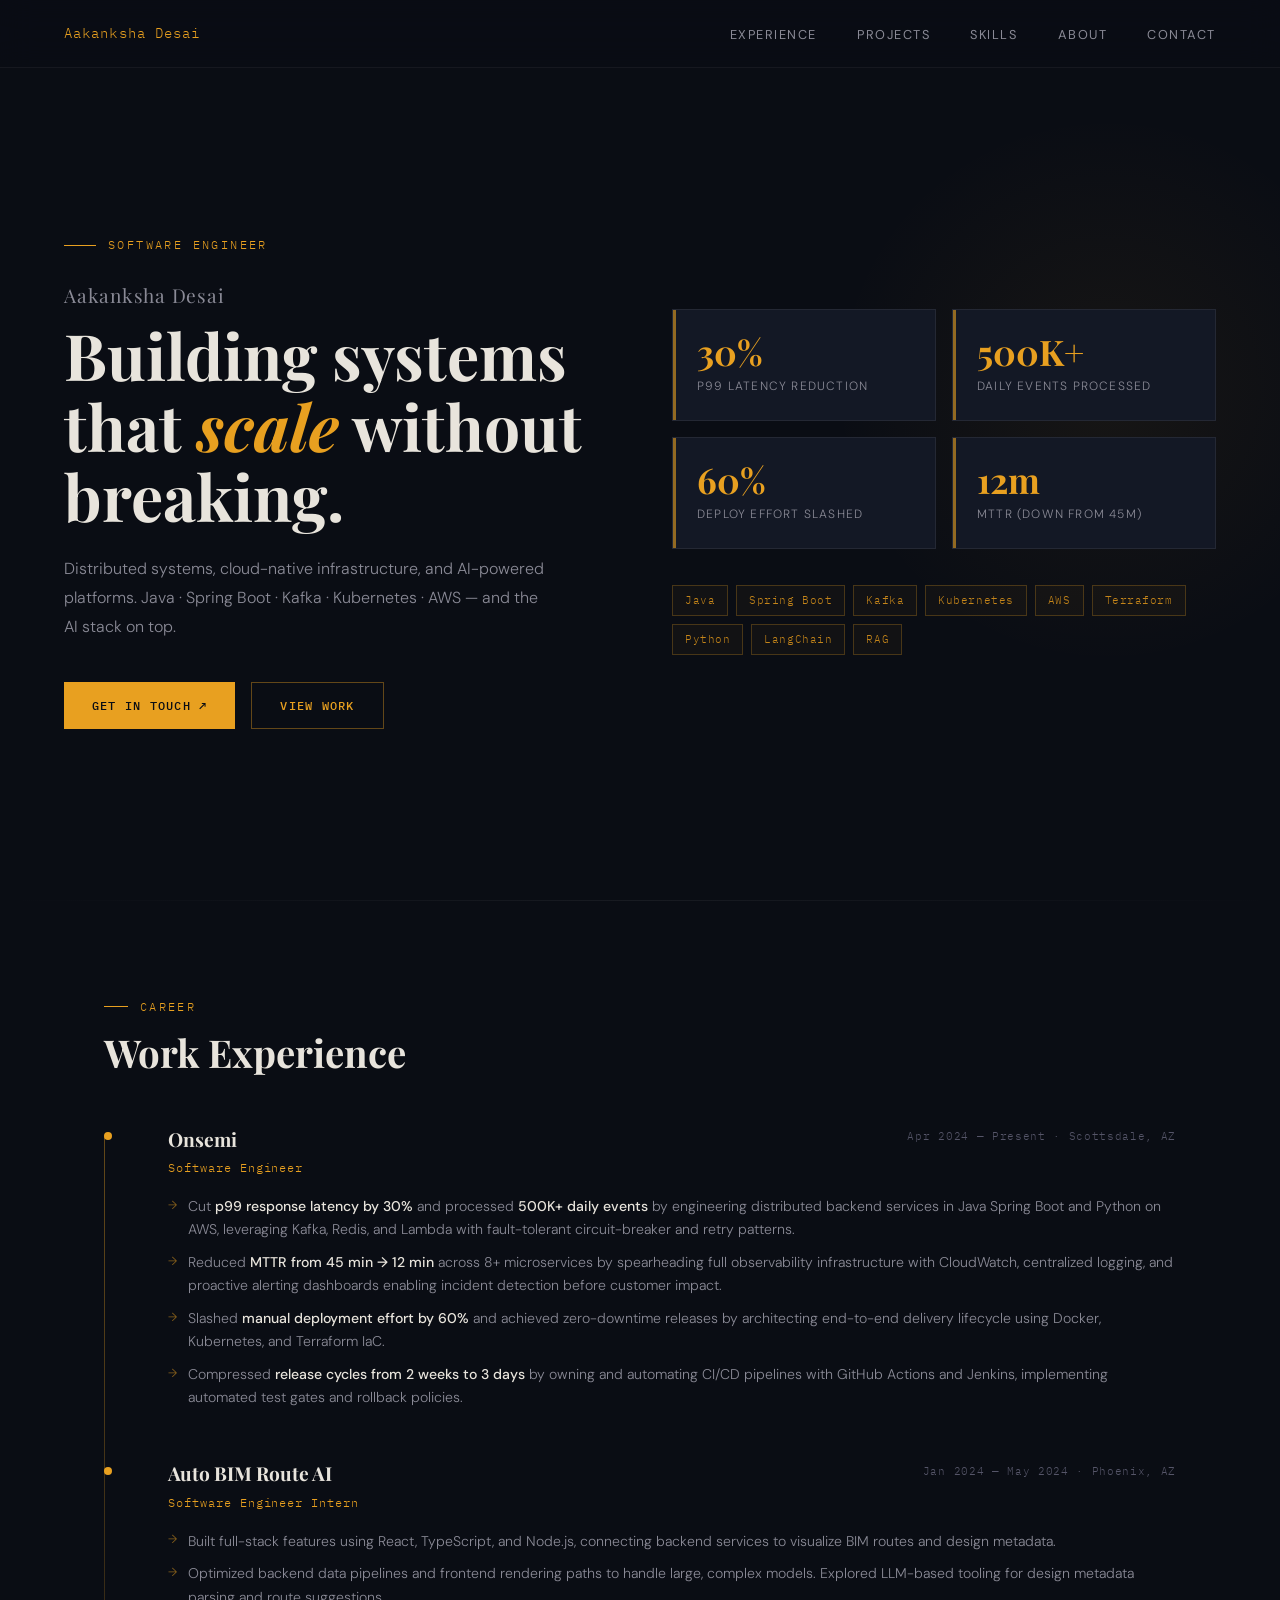
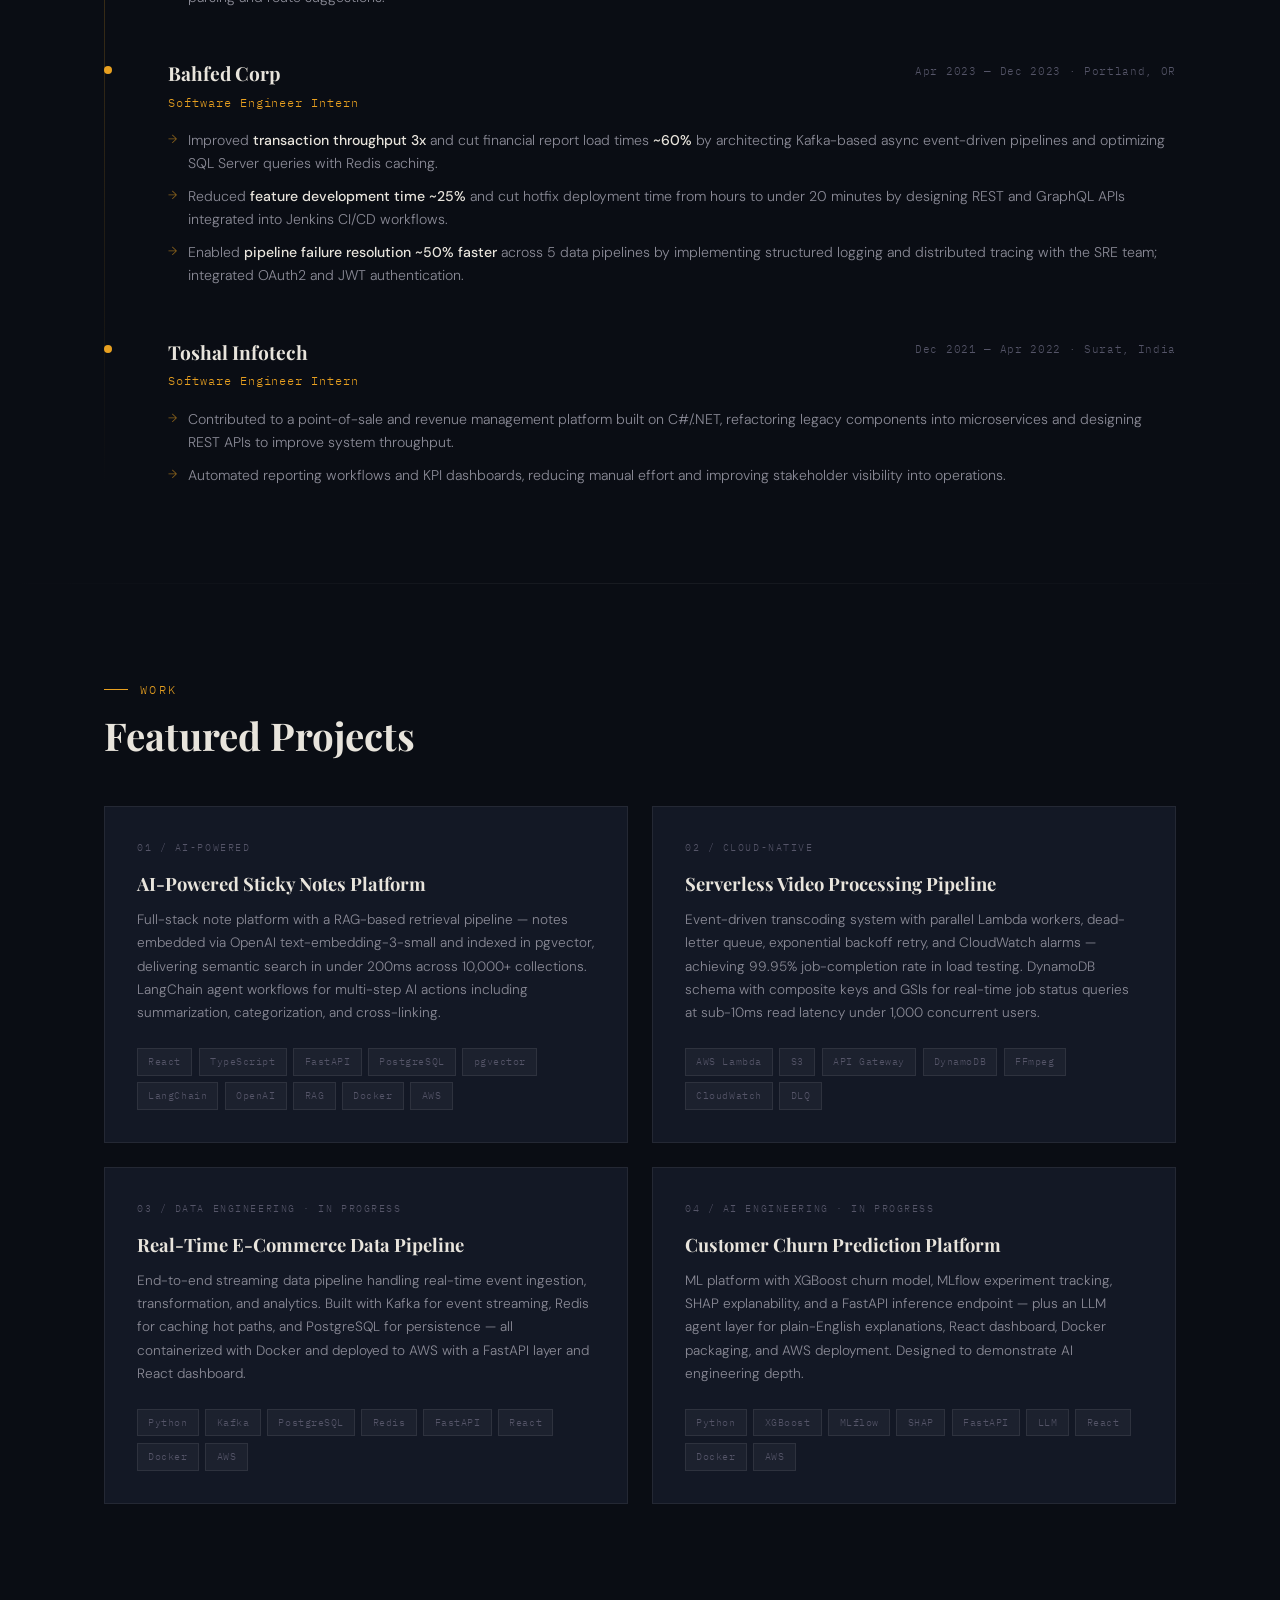
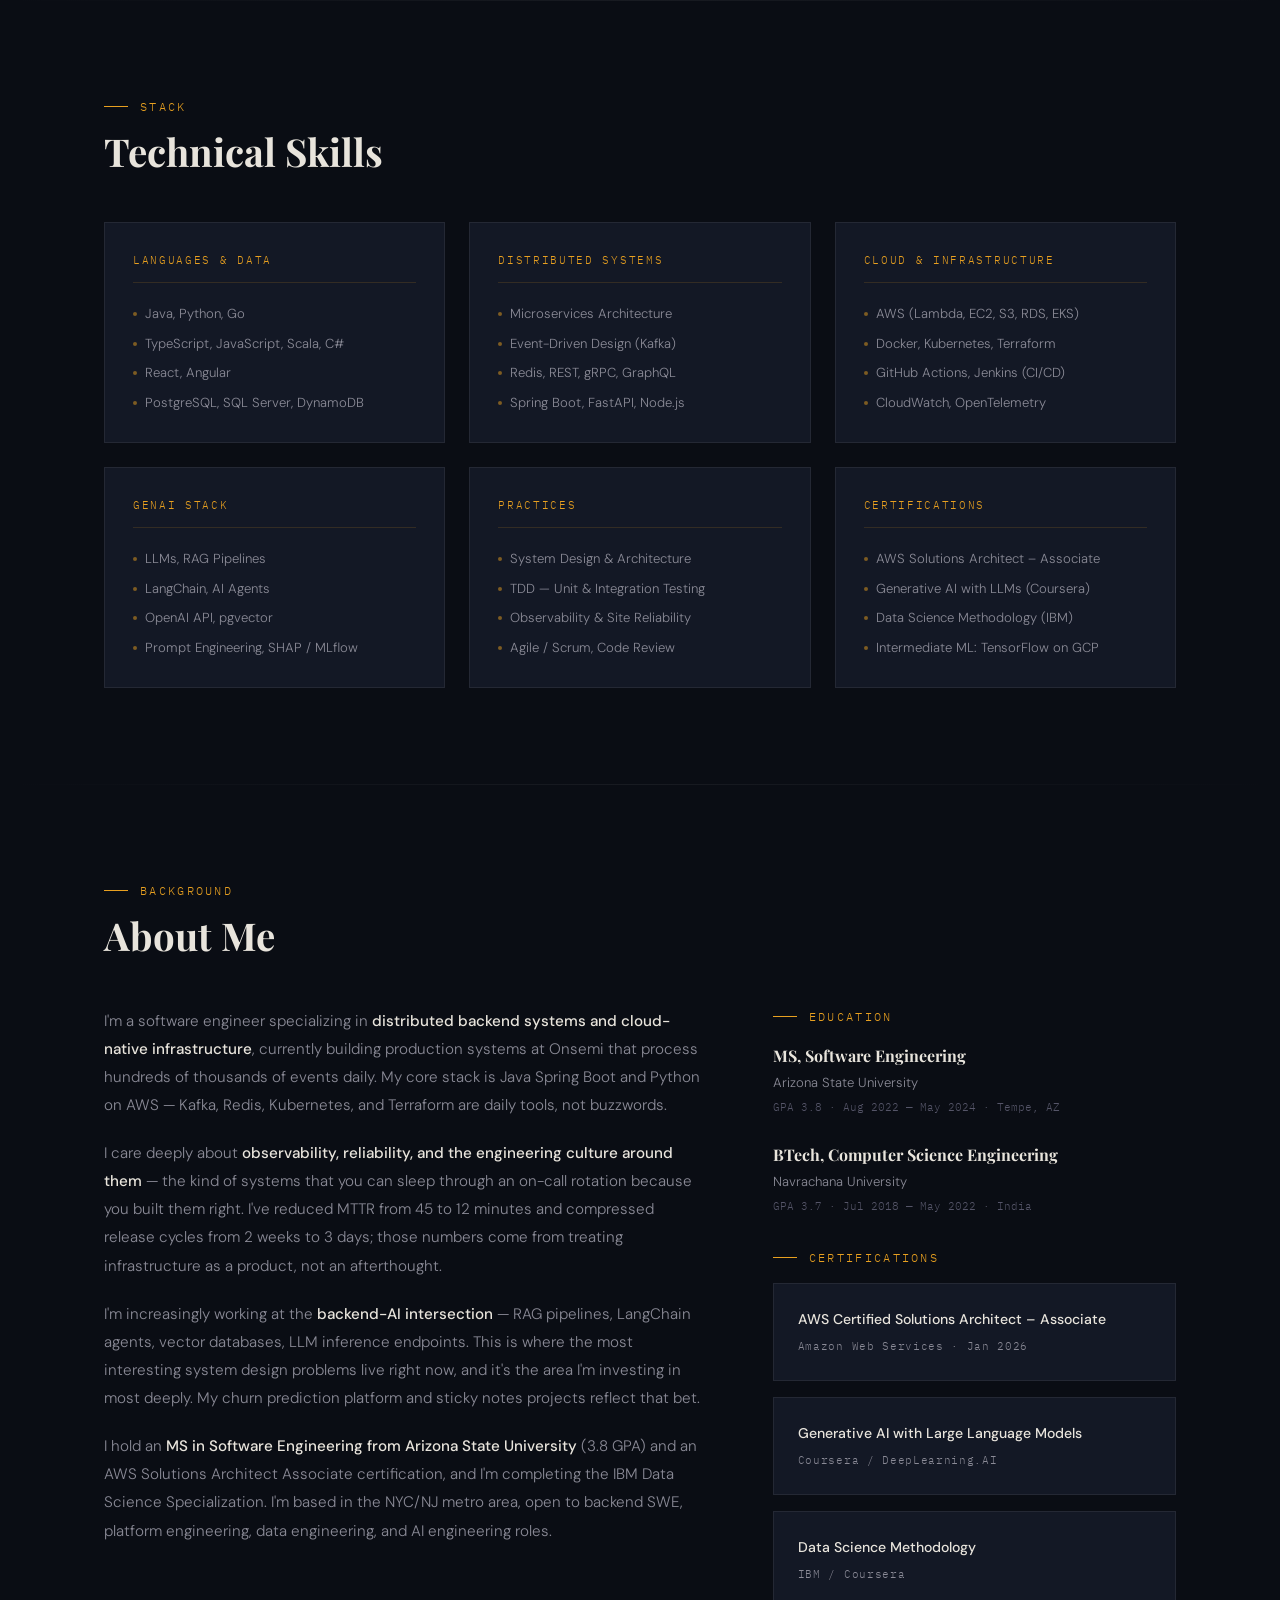
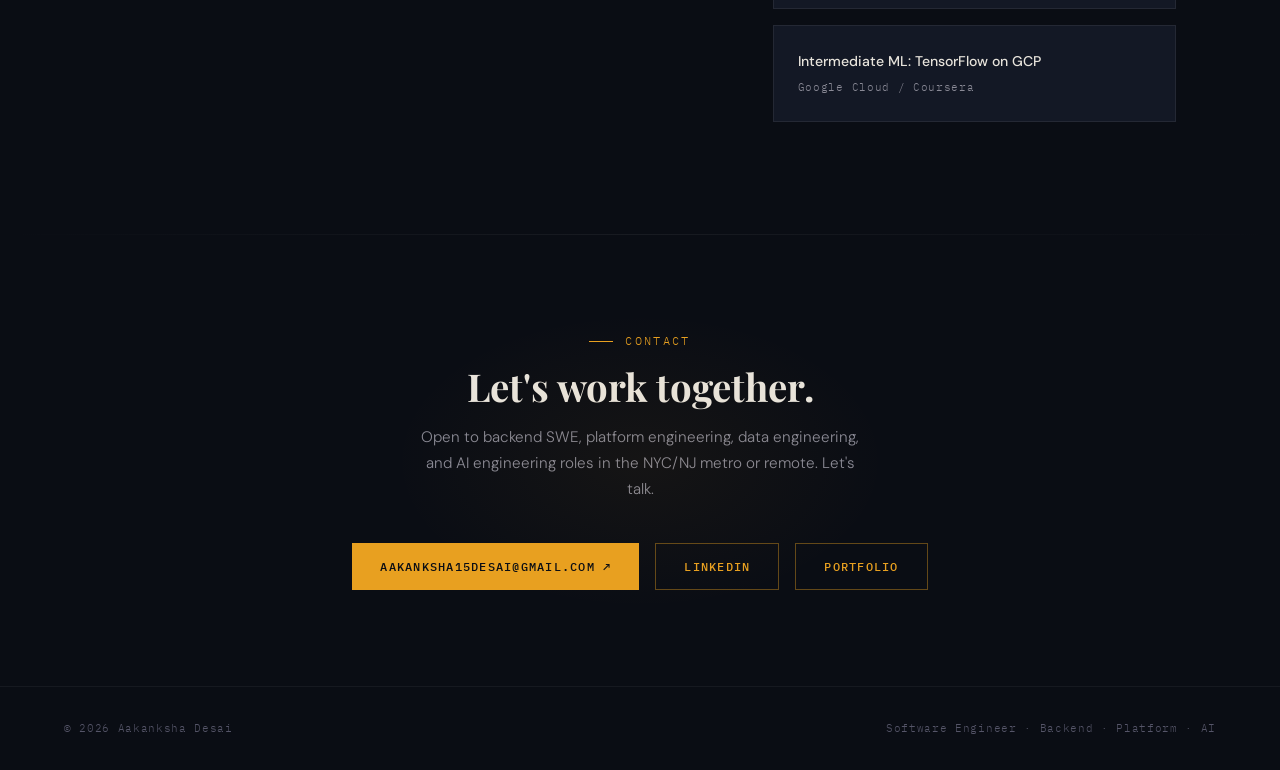
<file: index.html>
<!DOCTYPE html>
<html lang="en">
<head>
<meta charset="UTF-8">
<meta name="viewport" content="width=device-width, initial-scale=1.0">
<title>Aakanksha Desai — Software Engineer</title>
<link rel="preconnect" href="https://fonts.googleapis.com">
<link rel="preconnect" href="https://fonts.gstatic.com" crossorigin>
<link href="https://fonts.googleapis.com/css2?family=Playfair+Display:ital,wght@0,400;0,700;1,400&family=IBM+Plex+Mono:wght@400;500&family=DM+Sans:wght@300;400;500&display=swap" rel="stylesheet">
<style>
  *, *::before, *::after { box-sizing: border-box; margin: 0; padding: 0; }

  :root {
    --bg: #0a0d14;
    --bg2: #0f1420;
    --bg3: #141926;
    --card: #131825;
    --card-border: rgba(255,255,255,0.07);
    --amber: #e8a020;
    --amber-dim: #c4851a;
    --amber-glow: rgba(232,160,32,0.12);
    --text: #e8e4dc;
    --text-muted: #8a8a96;
    --text-dim: #555568;
    --mono: 'IBM Plex Mono', monospace;
    --serif: 'Playfair Display', Georgia, serif;
    --sans: 'DM Sans', sans-serif;
  }

  html { scroll-behavior: smooth; }

  body {
    background: var(--bg);
    color: var(--text);
    font-family: var(--sans);
    font-weight: 300;
    line-height: 1.7;
    overflow-x: hidden;
  }

  /* ── NAV ── */
  nav {
    position: fixed; top: 0; left: 0; right: 0; z-index: 100;
    display: flex; align-items: center; justify-content: space-between;
    padding: 1.25rem 4rem;
    background: rgba(10,13,20,0.85);
    backdrop-filter: blur(16px);
    border-bottom: 1px solid rgba(255,255,255,0.05);
  }
  .nav-logo {
    font-family: var(--mono);
    font-size: 0.85rem;
    color: var(--amber);
    letter-spacing: 0.08em;
    text-decoration: none;
  }
  .nav-links { display: flex; gap: 2.5rem; list-style: none; }
  .nav-links a {
    font-size: 0.8rem;
    font-weight: 400;
    letter-spacing: 0.12em;
    text-transform: uppercase;
    color: var(--text-muted);
    text-decoration: none;
    transition: color 0.2s;
  }
  .nav-links a:hover { color: var(--text); }

  /* ── HERO ── */
  .hero {
    min-height: 100vh;
    display: grid;
    grid-template-columns: 1fr 1fr;
    align-items: center;
    padding: 8rem 4rem 4rem;
    gap: 4rem;
    position: relative;
    overflow: hidden;
  }
  .hero::before {
    content: '';
    position: absolute;
    top: 10%;
    right: -10%;
    width: 600px;
    height: 600px;
    background: radial-gradient(circle, rgba(232,160,32,0.06) 0%, transparent 65%);
    pointer-events: none;
  }
  .hero-tag {
    font-family: var(--mono);
    font-size: 0.75rem;
    color: var(--amber);
    letter-spacing: 0.2em;
    text-transform: uppercase;
    margin-bottom: 1.5rem;
    display: flex;
    align-items: center;
    gap: 0.75rem;
  }
  .hero-tag::before {
    content: '';
    display: inline-block;
    width: 2rem;
    height: 1px;
    background: var(--amber);
  }
  h1 {
    font-family: var(--serif);
    font-size: clamp(3rem, 5vw, 4.5rem);
    font-weight: 700;
    line-height: 1.1;
    margin-bottom: 1.5rem;
    color: var(--text);
  }
  h1 em {
    font-style: italic;
    color: var(--amber);
  }
  .hero-desc {
    font-size: 1rem;
    color: var(--text-muted);
    max-width: 480px;
    line-height: 1.8;
    margin-bottom: 2.5rem;
  }
  .hero-cta {
    display: flex;
    gap: 1rem;
    flex-wrap: wrap;
  }
  .btn-primary {
    display: inline-flex;
    align-items: center;
    gap: 0.5rem;
    padding: 0.75rem 1.75rem;
    background: var(--amber);
    color: #0a0d14;
    font-family: var(--mono);
    font-size: 0.78rem;
    font-weight: 500;
    letter-spacing: 0.1em;
    text-transform: uppercase;
    text-decoration: none;
    border: none;
    cursor: pointer;
    transition: background 0.2s, transform 0.1s;
  }
  .btn-primary:hover { background: #f0a820; transform: translateY(-1px); }
  .btn-outline {
    display: inline-flex;
    align-items: center;
    gap: 0.5rem;
    padding: 0.75rem 1.75rem;
    border: 1px solid rgba(232,160,32,0.4);
    color: var(--amber);
    font-family: var(--mono);
    font-size: 0.78rem;
    font-weight: 500;
    letter-spacing: 0.1em;
    text-transform: uppercase;
    text-decoration: none;
    transition: background 0.2s, border-color 0.2s, transform 0.1s;
  }
  .btn-outline:hover {
    background: var(--amber-glow);
    border-color: var(--amber);
    transform: translateY(-1px);
  }

  /* Hero right panel */
  .hero-right {
    position: relative;
    display: flex;
    flex-direction: column;
    gap: 1rem;
  }
  .stat-grid {
    display: grid;
    grid-template-columns: 1fr 1fr;
    gap: 1rem;
  }
  .stat-card {
    background: var(--card);
    border: 1px solid var(--card-border);
    padding: 1.5rem;
    position: relative;
    overflow: hidden;
  }
  .stat-card::after {
    content: '';
    position: absolute;
    top: 0; left: 0;
    width: 3px; height: 100%;
    background: var(--amber);
    opacity: 0.6;
  }
  .stat-num {
    font-family: var(--serif);
    font-size: 2.2rem;
    font-weight: 700;
    color: var(--amber);
    line-height: 1;
    margin-bottom: 0.4rem;
  }
  .stat-label {
    font-size: 0.75rem;
    color: var(--text-muted);
    text-transform: uppercase;
    letter-spacing: 0.1em;
  }
  .tech-stack-pill-row {
    display: flex;
    flex-wrap: wrap;
    gap: 0.5rem;
    margin-top: 0.5rem;
  }
  .pill {
    font-family: var(--mono);
    font-size: 0.7rem;
    padding: 0.3rem 0.75rem;
    border: 1px solid rgba(232,160,32,0.25);
    color: var(--amber-dim);
    letter-spacing: 0.05em;
    background: rgba(232,160,32,0.04);
  }

  /* ── SECTIONS ── */
  section {
    padding: 6rem 4rem;
    max-width: 1200px;
    margin: 0 auto;
  }
  .section-label {
    font-family: var(--mono);
    font-size: 0.72rem;
    color: var(--amber);
    letter-spacing: 0.2em;
    text-transform: uppercase;
    margin-bottom: 0.75rem;
    display: flex;
    align-items: center;
    gap: 0.75rem;
  }
  .section-label::before {
    content: '';
    display: inline-block;
    width: 1.5rem;
    height: 1px;
    background: var(--amber);
  }
  h2 {
    font-family: var(--serif);
    font-size: clamp(1.8rem, 3vw, 2.5rem);
    font-weight: 700;
    line-height: 1.2;
    margin-bottom: 3rem;
  }
  .divider {
    width: 100%;
    height: 1px;
    background: linear-gradient(to right, transparent, rgba(255,255,255,0.06), transparent);
    margin: 0;
  }

  /* ── EXPERIENCE ── */
  .exp-timeline {
    position: relative;
    padding-left: 2rem;
  }
  .exp-timeline::before {
    content: '';
    position: absolute;
    left: 0;
    top: 0.75rem;
    bottom: 0;
    width: 1px;
    background: linear-gradient(to bottom, var(--amber), transparent);
    opacity: 0.4;
  }
  .exp-item {
    position: relative;
    padding: 0 0 3rem 2rem;
  }
  .exp-item::before {
    content: '';
    position: absolute;
    left: -2rem;
    top: 0.6rem;
    width: 0.5rem;
    height: 0.5rem;
    background: var(--amber);
    border-radius: 50%;
  }
  .exp-meta {
    display: flex;
    align-items: flex-start;
    justify-content: space-between;
    flex-wrap: wrap;
    gap: 0.5rem;
    margin-bottom: 0.75rem;
  }
  .exp-company {
    font-family: var(--serif);
    font-size: 1.2rem;
    font-weight: 700;
    color: var(--text);
  }
  .exp-role {
    font-family: var(--mono);
    font-size: 0.75rem;
    color: var(--amber);
    letter-spacing: 0.08em;
    margin-top: 0.2rem;
  }
  .exp-date {
    font-family: var(--mono);
    font-size: 0.7rem;
    color: var(--text-dim);
    letter-spacing: 0.06em;
    white-space: nowrap;
    margin-top: 0.3rem;
  }
  .exp-bullets {
    list-style: none;
    display: flex;
    flex-direction: column;
    gap: 0.6rem;
    margin-top: 1rem;
  }
  .exp-bullets li {
    font-size: 0.88rem;
    color: var(--text-muted);
    line-height: 1.65;
    padding-left: 1.25rem;
    position: relative;
  }
  .exp-bullets li::before {
    content: '→';
    position: absolute;
    left: 0;
    color: var(--amber);
    opacity: 0.6;
    font-size: 0.75rem;
    top: 0.05rem;
  }
  .metric {
    color: var(--text);
    font-weight: 500;
  }

  /* ── PROJECTS ── */
  .projects-grid {
    display: grid;
    grid-template-columns: 1fr 1fr;
    gap: 1.5rem;
  }
  .project-card {
    background: var(--card);
    border: 1px solid var(--card-border);
    padding: 2rem;
    position: relative;
    transition: border-color 0.25s, transform 0.25s;
    overflow: hidden;
  }
  .project-card:hover {
    border-color: rgba(232,160,32,0.3);
    transform: translateY(-3px);
  }
  .project-card::before {
    content: '';
    position: absolute;
    top: 0; left: 0; right: 0;
    height: 2px;
    background: linear-gradient(to right, var(--amber), transparent);
    opacity: 0;
    transition: opacity 0.25s;
  }
  .project-card:hover::before { opacity: 1; }
  .project-num {
    font-family: var(--mono);
    font-size: 0.65rem;
    color: var(--text-dim);
    letter-spacing: 0.15em;
    margin-bottom: 1rem;
  }
  .project-title {
    font-family: var(--serif);
    font-size: 1.15rem;
    font-weight: 700;
    color: var(--text);
    margin-bottom: 0.75rem;
    line-height: 1.3;
  }
  .project-desc {
    font-size: 0.85rem;
    color: var(--text-muted);
    line-height: 1.7;
    margin-bottom: 1.5rem;
  }
  .project-tags {
    display: flex;
    flex-wrap: wrap;
    gap: 0.4rem;
  }
  .tag {
    font-family: var(--mono);
    font-size: 0.65rem;
    padding: 0.25rem 0.65rem;
    background: rgba(255,255,255,0.04);
    border: 1px solid rgba(255,255,255,0.08);
    color: var(--text-dim);
    letter-spacing: 0.05em;
  }

  /* ── SKILLS ── */
  .skills-grid {
    display: grid;
    grid-template-columns: repeat(3, 1fr);
    gap: 1.5rem;
  }
  .skill-group {
    background: var(--card);
    border: 1px solid var(--card-border);
    padding: 1.75rem;
  }
  .skill-group-title {
    font-family: var(--mono);
    font-size: 0.7rem;
    color: var(--amber);
    letter-spacing: 0.15em;
    text-transform: uppercase;
    margin-bottom: 1.25rem;
    padding-bottom: 0.75rem;
    border-bottom: 1px solid rgba(232,160,32,0.15);
  }
  .skill-list {
    list-style: none;
    display: flex;
    flex-direction: column;
    gap: 0.45rem;
  }
  .skill-list li {
    font-size: 0.82rem;
    color: var(--text-muted);
    display: flex;
    align-items: center;
    gap: 0.5rem;
  }
  .skill-list li::before {
    content: '';
    width: 4px;
    height: 4px;
    border-radius: 50%;
    background: var(--amber);
    opacity: 0.5;
    flex-shrink: 0;
  }

  /* ── ABOUT ── */
  .about-grid {
    display: grid;
    grid-template-columns: 3fr 2fr;
    gap: 4rem;
    align-items: start;
  }
  .about-text p {
    font-size: 0.95rem;
    color: var(--text-muted);
    margin-bottom: 1.25rem;
    line-height: 1.85;
  }
  .about-text p strong {
    color: var(--text);
    font-weight: 500;
  }
  .cert-card {
    background: var(--card);
    border: 1px solid var(--card-border);
    padding: 1.5rem;
    margin-bottom: 1rem;
  }
  .cert-name {
    font-size: 0.88rem;
    font-weight: 500;
    color: var(--text);
    margin-bottom: 0.3rem;
  }
  .cert-issuer {
    font-family: var(--mono);
    font-size: 0.7rem;
    color: var(--text-muted);
    letter-spacing: 0.06em;
  }
  .edu-item { margin-bottom: 1.5rem; }
  .edu-degree {
    font-family: var(--serif);
    font-size: 1rem;
    font-weight: 700;
    color: var(--text);
    margin-bottom: 0.2rem;
  }
  .edu-school {
    font-size: 0.82rem;
    color: var(--text-muted);
  }
  .edu-meta {
    font-family: var(--mono);
    font-size: 0.7rem;
    color: var(--text-dim);
    margin-top: 0.2rem;
  }

  /* ── CONTACT ── */
  .contact-section {
    text-align: center;
    padding: 6rem 4rem;
    position: relative;
  }
  .contact-section::before {
    content: '';
    position: absolute;
    top: 50%;
    left: 50%;
    transform: translate(-50%, -50%);
    width: 500px;
    height: 300px;
    background: radial-gradient(ellipse, rgba(232,160,32,0.05) 0%, transparent 70%);
    pointer-events: none;
  }
  .contact-section h2 { margin-bottom: 1rem; }
  .contact-section p {
    font-size: 0.95rem;
    color: var(--text-muted);
    max-width: 440px;
    margin: 0 auto 2.5rem;
  }
  .contact-links {
    display: flex;
    justify-content: center;
    gap: 1rem;
    flex-wrap: wrap;
  }

  /* ── FOOTER ── */
  footer {
    border-top: 1px solid rgba(255,255,255,0.05);
    padding: 2rem 4rem;
    display: flex;
    justify-content: space-between;
    align-items: center;
  }
  footer p {
    font-family: var(--mono);
    font-size: 0.7rem;
    color: var(--text-dim);
    letter-spacing: 0.06em;
  }

  /* ── ANIMATIONS ── */
  @keyframes fadeUp {
    from { opacity: 0; transform: translateY(24px); }
    to   { opacity: 1; transform: translateY(0); }
  }
  .hero-left > * { animation: fadeUp 0.7s ease both; }
  .hero-left > *:nth-child(1) { animation-delay: 0.1s; }
  .hero-left > *:nth-child(2) { animation-delay: 0.2s; }
  .hero-left > *:nth-child(3) { animation-delay: 0.35s; }
  .hero-left > *:nth-child(4) { animation-delay: 0.5s; }
  .hero-right { animation: fadeUp 0.9s 0.3s ease both; }

  /* ── RESPONSIVE ── */
  @media (max-width: 900px) {
    nav { padding: 1rem 2rem; }
    .hero { grid-template-columns: 1fr; padding: 7rem 2rem 3rem; }
    .hero-right { display: none; }
    section { padding: 4rem 2rem; }
    .projects-grid { grid-template-columns: 1fr; }
    .skills-grid { grid-template-columns: 1fr; }
    .about-grid { grid-template-columns: 1fr; gap: 2rem; }
    footer { flex-direction: column; gap: 0.5rem; padding: 1.5rem 2rem; }
  }
</style>
</head>
<body>

<nav>
  <a href="#" class="nav-logo">Aakanksha Desai</a>
  <ul class="nav-links">
    <li><a href="#experience">Experience</a></li>
    <li><a href="#projects">Projects</a></li>
    <li><a href="#skills">Skills</a></li>
    <li><a href="#about">About</a></li>
    <li><a href="#contact">Contact</a></li>
  </ul>
</nav>

<!-- HERO -->
<section class="hero" style="max-width:none; padding-top:8rem; padding-bottom:4rem;">
  <div class="hero-left">
    <div class="hero-tag">Software Engineer</div>
    <div style="font-family:var(--serif); font-size:clamp(1rem,1.5vw,1.2rem); font-weight:400; color:var(--text-muted); letter-spacing:0.04em; margin-bottom:0.5rem;">Aakanksha Desai</div>
    <h1>Building systems<br>that <em>scale</em> without<br>breaking.</h1>
    <p class="hero-desc">
      Distributed systems, cloud-native infrastructure, and AI-powered platforms.
      Java · Spring Boot · Kafka · Kubernetes · AWS — and the AI stack on top.
    </p>
    <div class="hero-cta">
      <a href="#contact" class="btn-primary">Get in touch ↗</a>
      <a href="#experience" class="btn-outline">View work</a>
    </div>
  </div>

  <div class="hero-right">
    <div class="stat-grid">
      <div class="stat-card">
        <div class="stat-num">30%</div>
        <div class="stat-label">p99 Latency Reduction</div>
      </div>
      <div class="stat-card">
        <div class="stat-num">500K+</div>
        <div class="stat-label">Daily Events Processed</div>
      </div>
      <div class="stat-card">
        <div class="stat-num">60%</div>
        <div class="stat-label">Deploy Effort Slashed</div>
      </div>
      <div class="stat-card">
        <div class="stat-num">12m</div>
        <div class="stat-label">MTTR (down from 45m)</div>
      </div>
    </div>
    <div class="tech-stack-pill-row" style="margin-top:1.25rem;">
      <span class="pill">Java</span>
      <span class="pill">Spring Boot</span>
      <span class="pill">Kafka</span>
      <span class="pill">Kubernetes</span>
      <span class="pill">AWS</span>
      <span class="pill">Terraform</span>
      <span class="pill">Python</span>
      <span class="pill">LangChain</span>
      <span class="pill">RAG</span>
    </div>
  </div>
</section>

<div class="divider"></div>

<!-- EXPERIENCE -->
<section id="experience">
  <div class="section-label">Career</div>
  <h2>Work Experience</h2>

  <div class="exp-timeline">

    <div class="exp-item">
      <div class="exp-meta">
        <div>
          <div class="exp-company">Onsemi</div>
          <div class="exp-role">Software Engineer</div>
        </div>
        <div class="exp-date">Apr 2024 — Present · Scottsdale, AZ</div>
      </div>
      <ul class="exp-bullets">
        <li>Cut <span class="metric">p99 response latency by 30%</span> and processed <span class="metric">500K+ daily events</span> by engineering distributed backend services in Java Spring Boot and Python on AWS, leveraging Kafka, Redis, and Lambda with fault-tolerant circuit-breaker and retry patterns.</li>
        <li>Reduced <span class="metric">MTTR from 45 min → 12 min</span> across 8+ microservices by spearheading full observability infrastructure with CloudWatch, centralized logging, and proactive alerting dashboards enabling incident detection before customer impact.</li>
        <li>Slashed <span class="metric">manual deployment effort by 60%</span> and achieved zero-downtime releases by architecting end-to-end delivery lifecycle using Docker, Kubernetes, and Terraform IaC.</li>
        <li>Compressed <span class="metric">release cycles from 2 weeks to 3 days</span> by owning and automating CI/CD pipelines with GitHub Actions and Jenkins, implementing automated test gates and rollback policies.</li>
      </ul>
    </div>

    <div class="exp-item">
      <div class="exp-meta">
        <div>
          <div class="exp-company">Auto BIM Route AI</div>
          <div class="exp-role">Software Engineer Intern</div>
        </div>
        <div class="exp-date">Jan 2024 — May 2024 · Phoenix, AZ</div>
      </div>
      <ul class="exp-bullets">
        <li>Built full-stack features using React, TypeScript, and Node.js, connecting backend services to visualize BIM routes and design metadata.</li>
        <li>Optimized backend data pipelines and frontend rendering paths to handle large, complex models. Explored LLM-based tooling for design metadata parsing and route suggestions.</li>
      </ul>
    </div>

    <div class="exp-item">
      <div class="exp-meta">
        <div>
          <div class="exp-company">Bahfed Corp</div>
          <div class="exp-role">Software Engineer Intern</div>
        </div>
        <div class="exp-date">Apr 2023 — Dec 2023 · Portland, OR</div>
      </div>
      <ul class="exp-bullets">
        <li>Improved <span class="metric">transaction throughput 3x</span> and cut financial report load times <span class="metric">~60%</span> by architecting Kafka-based async event-driven pipelines and optimizing SQL Server queries with Redis caching.</li>
        <li>Reduced <span class="metric">feature development time ~25%</span> and cut hotfix deployment time from hours to under 20 minutes by designing REST and GraphQL APIs integrated into Jenkins CI/CD workflows.</li>
        <li>Enabled <span class="metric">pipeline failure resolution ~50% faster</span> across 5 data pipelines by implementing structured logging and distributed tracing with the SRE team; integrated OAuth2 and JWT authentication.</li>
      </ul>
    </div>

    <div class="exp-item" style="padding-bottom:0;">
      <div class="exp-meta">
        <div>
          <div class="exp-company">Toshal Infotech</div>
          <div class="exp-role">Software Engineer Intern</div>
        </div>
        <div class="exp-date">Dec 2021 — Apr 2022 · Surat, India</div>
      </div>
      <ul class="exp-bullets">
        <li>Contributed to a point-of-sale and revenue management platform built on C#/.NET, refactoring legacy components into microservices and designing REST APIs to improve system throughput.</li>
        <li>Automated reporting workflows and KPI dashboards, reducing manual effort and improving stakeholder visibility into operations.</li>
      </ul>
    </div>

  </div>
</section>

<div class="divider"></div>

<!-- PROJECTS -->
<section id="projects">
  <div class="section-label">Work</div>
  <h2>Featured Projects</h2>

  <div class="projects-grid">

    <div class="project-card">
      <div class="project-num">01 / AI-POWERED</div>
      <div class="project-title">AI-Powered Sticky Notes Platform</div>
      <p class="project-desc">Full-stack note platform with a RAG-based retrieval pipeline — notes embedded via OpenAI text-embedding-3-small and indexed in pgvector, delivering semantic search in under 200ms across 10,000+ collections. LangChain agent workflows for multi-step AI actions including summarization, categorization, and cross-linking.</p>
      <div class="project-tags">
        <span class="tag">React</span><span class="tag">TypeScript</span><span class="tag">FastAPI</span>
        <span class="tag">PostgreSQL</span><span class="tag">pgvector</span><span class="tag">LangChain</span>
        <span class="tag">OpenAI</span><span class="tag">RAG</span><span class="tag">Docker</span><span class="tag">AWS</span>
      </div>
    </div>

    <div class="project-card">
      <div class="project-num">02 / CLOUD-NATIVE</div>
      <div class="project-title">Serverless Video Processing Pipeline</div>
      <p class="project-desc">Event-driven transcoding system with parallel Lambda workers, dead-letter queue, exponential backoff retry, and CloudWatch alarms — achieving 99.95% job-completion rate in load testing. DynamoDB schema with composite keys and GSIs for real-time job status queries at sub-10ms read latency under 1,000 concurrent users.</p>
      <div class="project-tags">
        <span class="tag">AWS Lambda</span><span class="tag">S3</span><span class="tag">API Gateway</span>
        <span class="tag">DynamoDB</span><span class="tag">FFmpeg</span><span class="tag">CloudWatch</span>
        <span class="tag">DLQ</span>
      </div>
    </div>

    <div class="project-card">
      <div class="project-num">03 / DATA ENGINEERING · IN PROGRESS</div>
      <div class="project-title">Real-Time E-Commerce Data Pipeline</div>
      <p class="project-desc">End-to-end streaming data pipeline handling real-time event ingestion, transformation, and analytics. Built with Kafka for event streaming, Redis for caching hot paths, and PostgreSQL for persistence — all containerized with Docker and deployed to AWS with a FastAPI layer and React dashboard.</p>
      <div class="project-tags">
        <span class="tag">Python</span><span class="tag">Kafka</span><span class="tag">PostgreSQL</span>
        <span class="tag">Redis</span><span class="tag">FastAPI</span><span class="tag">React</span>
        <span class="tag">Docker</span><span class="tag">AWS</span>
      </div>
    </div>

    <div class="project-card">
      <div class="project-num">04 / AI ENGINEERING · IN PROGRESS</div>
      <div class="project-title">Customer Churn Prediction Platform</div>
      <p class="project-desc">ML platform with XGBoost churn model, MLflow experiment tracking, SHAP explanability, and a FastAPI inference endpoint — plus an LLM agent layer for plain-English explanations, React dashboard, Docker packaging, and AWS deployment. Designed to demonstrate AI engineering depth.</p>
      <div class="project-tags">
        <span class="tag">Python</span><span class="tag">XGBoost</span><span class="tag">MLflow</span>
        <span class="tag">SHAP</span><span class="tag">FastAPI</span><span class="tag">LLM</span>
        <span class="tag">React</span><span class="tag">Docker</span><span class="tag">AWS</span>
      </div>
    </div>

  </div>
</section>

<div class="divider"></div>

<!-- SKILLS -->
<section id="skills">
  <div class="section-label">Stack</div>
  <h2>Technical Skills</h2>

  <div class="skills-grid">
    <div class="skill-group">
      <div class="skill-group-title">Languages & Data</div>
      <ul class="skill-list">
        <li>Java, Python, Go</li>
        <li>TypeScript, JavaScript, Scala, C#</li>
        <li>React, Angular</li>
        <li>PostgreSQL, SQL Server, DynamoDB</li>
      </ul>
    </div>
    <div class="skill-group">
      <div class="skill-group-title">Distributed Systems</div>
      <ul class="skill-list">
        <li>Microservices Architecture</li>
        <li>Event-Driven Design (Kafka)</li>
        <li>Redis, REST, gRPC, GraphQL</li>
        <li>Spring Boot, FastAPI, Node.js</li>
      </ul>
    </div>
    <div class="skill-group">
      <div class="skill-group-title">Cloud & Infrastructure</div>
      <ul class="skill-list">
        <li>AWS (Lambda, EC2, S3, RDS, EKS)</li>
        <li>Docker, Kubernetes, Terraform</li>
        <li>GitHub Actions, Jenkins (CI/CD)</li>
        <li>CloudWatch, OpenTelemetry</li>
      </ul>
    </div>
    <div class="skill-group">
      <div class="skill-group-title">GenAI Stack</div>
      <ul class="skill-list">
        <li>LLMs, RAG Pipelines</li>
        <li>LangChain, AI Agents</li>
        <li>OpenAI API, pgvector</li>
        <li>Prompt Engineering, SHAP / MLflow</li>
      </ul>
    </div>
    <div class="skill-group">
      <div class="skill-group-title">Practices</div>
      <ul class="skill-list">
        <li>System Design & Architecture</li>
        <li>TDD — Unit & Integration Testing</li>
        <li>Observability & Site Reliability</li>
        <li>Agile / Scrum, Code Review</li>
      </ul>
    </div>
    <div class="skill-group">
      <div class="skill-group-title">Certifications</div>
      <ul class="skill-list">
        <li>AWS Solutions Architect – Associate</li>
        <li>Generative AI with LLMs (Coursera)</li>
        <li>Data Science Methodology (IBM)</li>
        <li>Intermediate ML: TensorFlow on GCP</li>
      </ul>
    </div>
  </div>
</section>

<div class="divider"></div>

<!-- ABOUT -->
<section id="about">
  <div class="section-label">Background</div>
  <h2>About Me</h2>

  <div class="about-grid">
    <div class="about-text">
      <p>
        I'm a software engineer specializing in <strong>distributed backend systems and cloud-native infrastructure</strong>, currently building production systems at Onsemi that process hundreds of thousands of events daily. My core stack is Java Spring Boot and Python on AWS — Kafka, Redis, Kubernetes, and Terraform are daily tools, not buzzwords.
      </p>
      <p>
        I care deeply about <strong>observability, reliability, and the engineering culture around them</strong> — the kind of systems that you can sleep through an on-call rotation because you built them right. I've reduced MTTR from 45 to 12 minutes and compressed release cycles from 2 weeks to 3 days; those numbers come from treating infrastructure as a product, not an afterthought.
      </p>
      <p>
        I'm increasingly working at the <strong>backend-AI intersection</strong> — RAG pipelines, LangChain agents, vector databases, LLM inference endpoints. This is where the most interesting system design problems live right now, and it's the area I'm investing in most deeply. My churn prediction platform and sticky notes projects reflect that bet.
      </p>
      <p>
        I hold an <strong>MS in Software Engineering from Arizona State University</strong> (3.8 GPA) and an AWS Solutions Architect Associate certification, and I'm completing the IBM Data Science Specialization. I'm based in the NYC/NJ metro area, open to backend SWE, platform engineering, data engineering, and AI engineering roles.
      </p>
    </div>

    <div>
      <div style="margin-bottom:2rem;">
        <div class="section-label" style="margin-bottom:1rem;">Education</div>
        <div class="edu-item">
          <div class="edu-degree">MS, Software Engineering</div>
          <div class="edu-school">Arizona State University</div>
          <div class="edu-meta">GPA 3.8 · Aug 2022 — May 2024 · Tempe, AZ</div>
        </div>
        <div class="edu-item">
          <div class="edu-degree">BTech, Computer Science Engineering</div>
          <div class="edu-school">Navrachana University</div>
          <div class="edu-meta">GPA 3.7 · Jul 2018 — May 2022 · India</div>
        </div>
      </div>

      <div>
        <div class="section-label" style="margin-bottom:1rem;">Certifications</div>
        <div class="cert-card">
          <div class="cert-name">AWS Certified Solutions Architect – Associate</div>
          <div class="cert-issuer">Amazon Web Services · Jan 2026</div>
        </div>
        <div class="cert-card">
          <div class="cert-name">Generative AI with Large Language Models</div>
          <div class="cert-issuer">Coursera / DeepLearning.AI</div>
        </div>
        <div class="cert-card">
          <div class="cert-name">Data Science Methodology</div>
          <div class="cert-issuer">IBM / Coursera</div>
        </div>
        <div class="cert-card">
          <div class="cert-name">Intermediate ML: TensorFlow on GCP</div>
          <div class="cert-issuer">Google Cloud / Coursera</div>
        </div>
      </div>
    </div>
  </div>
</section>

<div class="divider"></div>

<!-- CONTACT -->
<div class="contact-section" id="contact">
  <div class="section-label" style="justify-content:center;">Contact</div>
  <h2>Let's work together.</h2>
  <p>Open to backend SWE, platform engineering, data engineering, and AI engineering roles in the NYC/NJ metro or remote. Let's talk.</p>
  <div class="contact-links">
    <a href="mailto:aakanksha15desai@gmail.com" class="btn-primary">aakanksha15desai@gmail.com ↗</a>
    <a href="https://www.linkedin.com/in/aakankshadesai152" target="_blank" class="btn-outline">LinkedIn</a>
    <a href="https://aakankshadesaiportfolio.netlify.app/" target="_blank" class="btn-outline">Portfolio</a>
  </div>
</div>

<footer>
  <p>© 2026 Aakanksha Desai</p>
  <p>Software Engineer · Backend · Platform · AI</p>
</footer>

</body>
</html>
</file>
